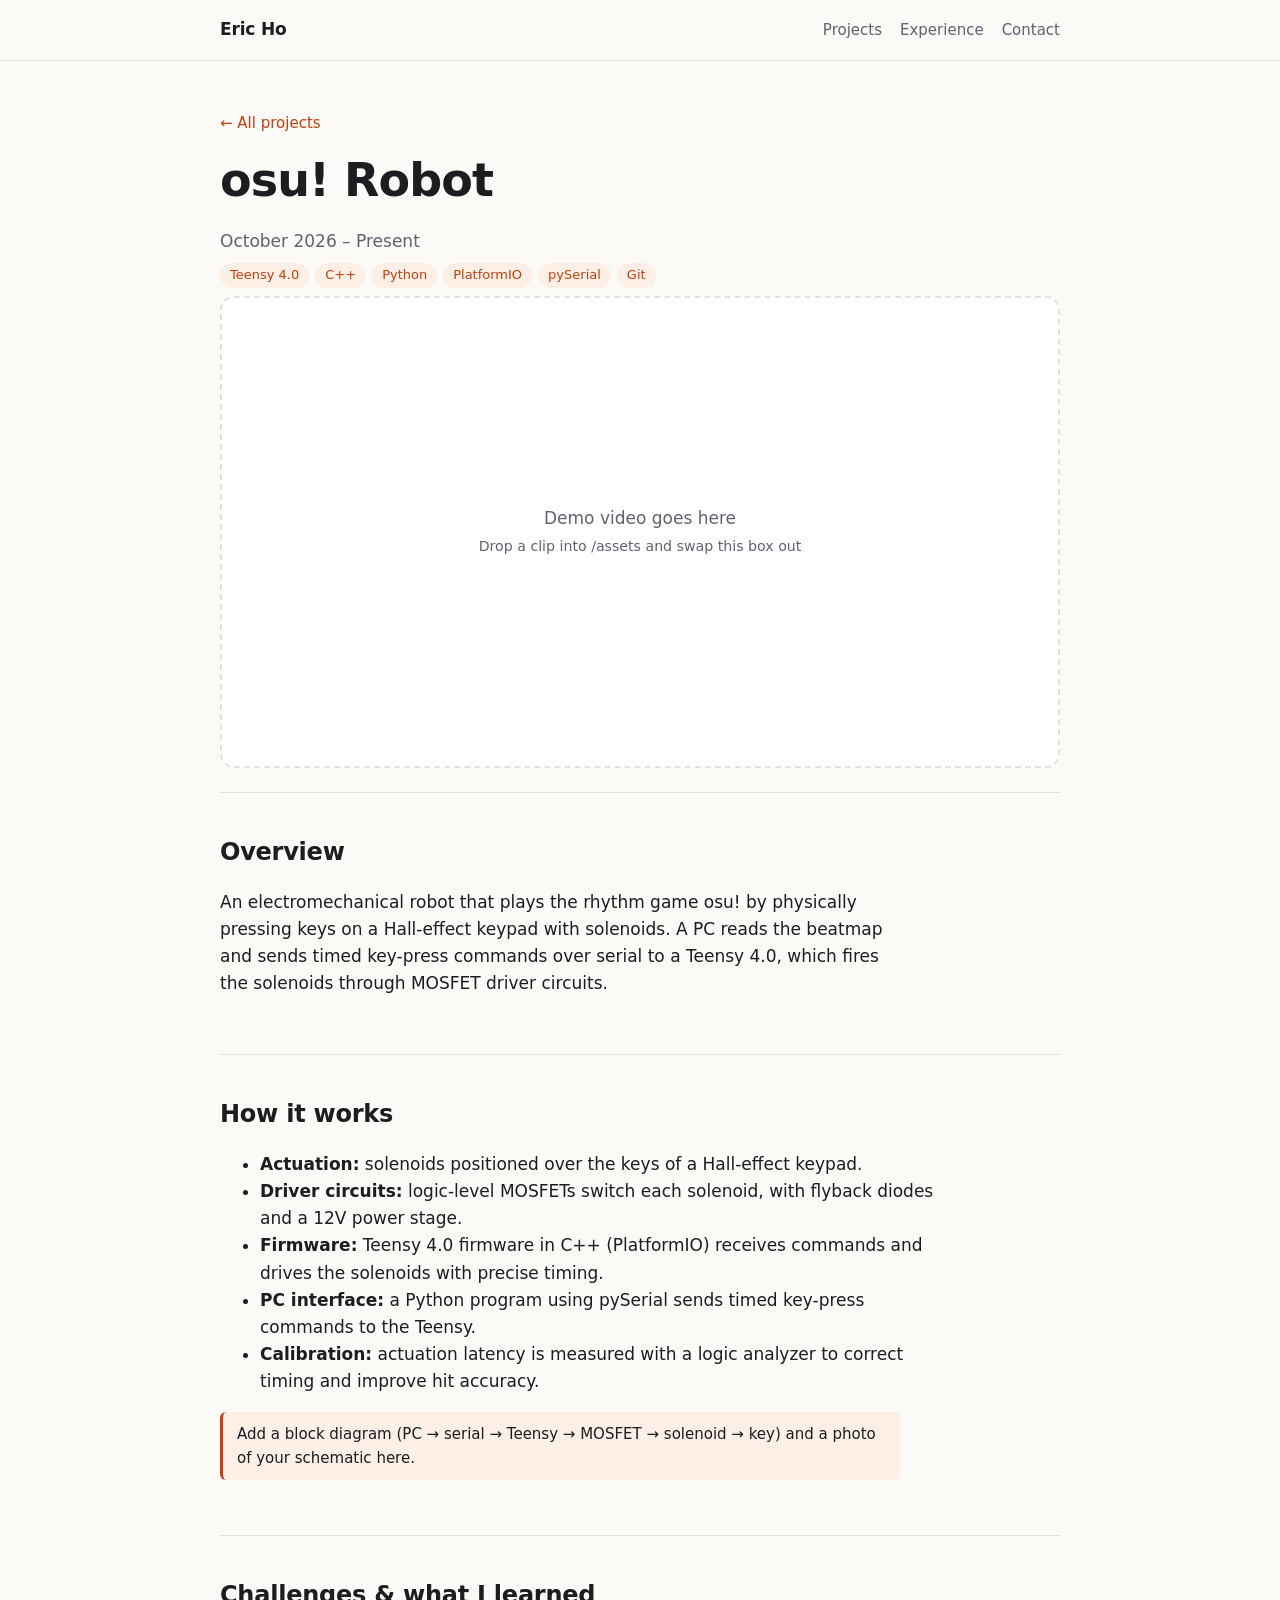
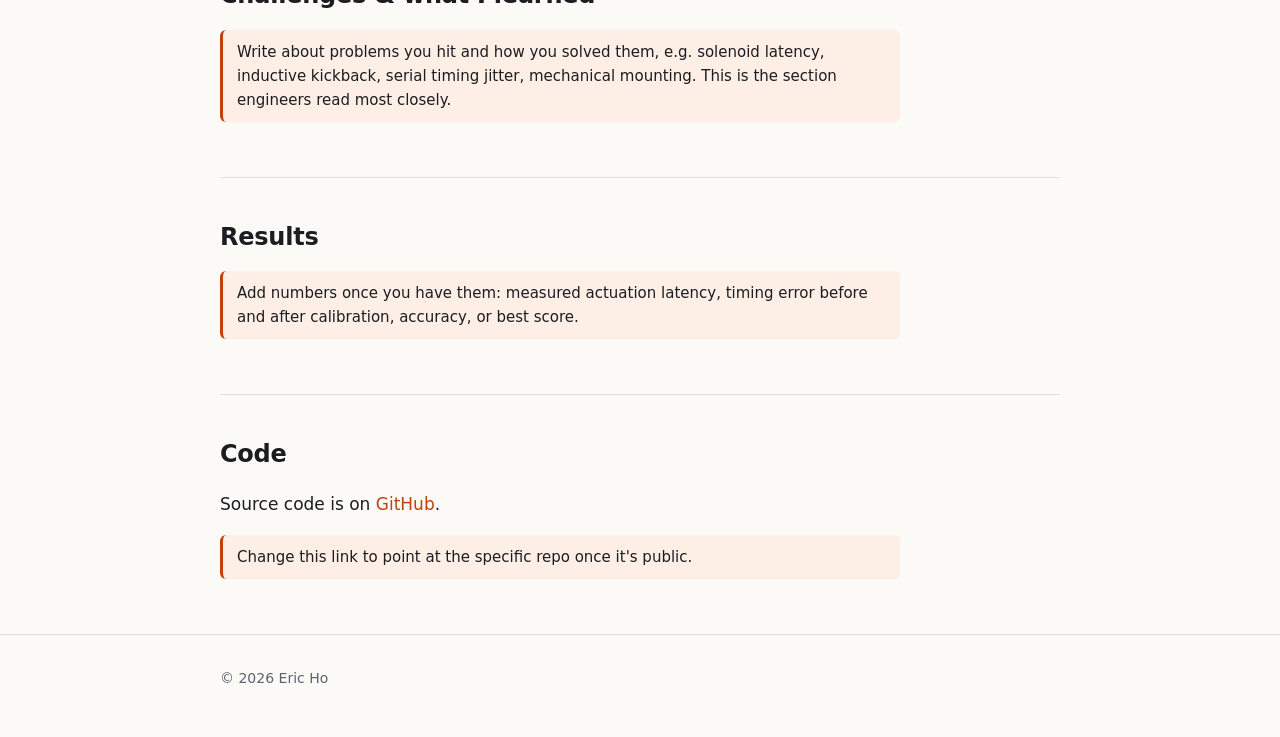
<file: osu-robot.html>
<!doctype html>
<html lang="en">
<head>
  <meta charset="utf-8">
  <meta name="viewport" content="width=device-width, initial-scale=1">
  <title>osu! Robot | Eric Ho</title>
  <meta name="description" content="An electromechanical robot that plays osu! using solenoids, a Teensy 4.0 and a Hall-effect keypad.">
  <link rel="icon" href="data:image/svg+xml,<svg xmlns='http://www.w3.org/2000/svg' viewBox='0 0 100 100'><text y='.9em' font-size='90'>⚡</text></svg>">
  <link rel="stylesheet" href="../style.css">
</head>
<body>

<header class="nav">
  <div class="wrap">
    <a class="brand" href="../index.html">Eric Ho</a>
    <nav>
      <a href="../index.html#projects">Projects</a>
      <a href="../index.html#experience">Experience</a>
      <a href="../index.html#contact">Contact</a>
    </nav>
  </div>
</header>

<main class="wrap">
  <div class="project-hero">
    <a class="back" href="../index.html#projects">← All projects</a>
    <h1>osu! Robot</h1>
    <div class="meta" style="color:var(--muted)">October 2026 – Present</div>
    <div class="tags"><span class="tag">Teensy 4.0</span><span class="tag">C++</span><span class="tag">Python</span><span class="tag">PlatformIO</span><span class="tag">pySerial</span><span class="tag">Git</span></div>

    <!-- Replace this placeholder with your demo video, e.g.:
         <video src="../assets/osu-demo.mp4" controls muted playsinline></video>
         or a YouTube embed. -->
    <div class="media-placeholder"><div>Demo video goes here<br><small>Drop a clip into /assets and swap this box out</small></div></div>
  </div>

  <section class="prose">
    <h2>Overview</h2>
    <p>An electromechanical robot that plays the rhythm game osu! by physically pressing keys on a Hall-effect keypad with solenoids. A PC reads the beatmap and sends timed key-press commands over serial to a Teensy 4.0, which fires the solenoids through MOSFET driver circuits.</p>
  </section>

  <section class="prose">
    <h2>How it works</h2>
    <ul>
      <li><strong>Actuation:</strong> solenoids positioned over the keys of a Hall-effect keypad.</li>
      <li><strong>Driver circuits:</strong> logic-level MOSFETs switch each solenoid, with flyback diodes and a 12V power stage.</li>
      <li><strong>Firmware:</strong> Teensy 4.0 firmware in C++ (PlatformIO) receives commands and drives the solenoids with precise timing.</li>
      <li><strong>PC interface:</strong> a Python program using pySerial sends timed key-press commands to the Teensy.</li>
      <li><strong>Calibration:</strong> actuation latency is measured with a logic analyzer to correct timing and improve hit accuracy.</li>
    </ul>
    <p class="todo">Add a block diagram (PC → serial → Teensy → MOSFET → solenoid → key) and a photo of your schematic here.</p>
  </section>

  <section class="prose">
    <h2>Challenges &amp; what I learned</h2>
    <p class="todo">Write about problems you hit and how you solved them, e.g. solenoid latency, inductive kickback, serial timing jitter, mechanical mounting. This is the section engineers read most closely.</p>
  </section>

  <section class="prose">
    <h2>Results</h2>
    <p class="todo">Add numbers once you have them: measured actuation latency, timing error before and after calibration, accuracy, or best score.</p>
  </section>

  <section class="prose">
    <h2>Code</h2>
    <p>Source code is on <a href="https://github.com/ericho235" target="_blank" rel="noopener">GitHub</a>.</p>
    <p class="todo">Change this link to point at the specific repo once it's public.</p>
  </section>
</main>

<footer><div class="wrap">© 2026 Eric Ho</div></footer>
</body>
</html>
</file>
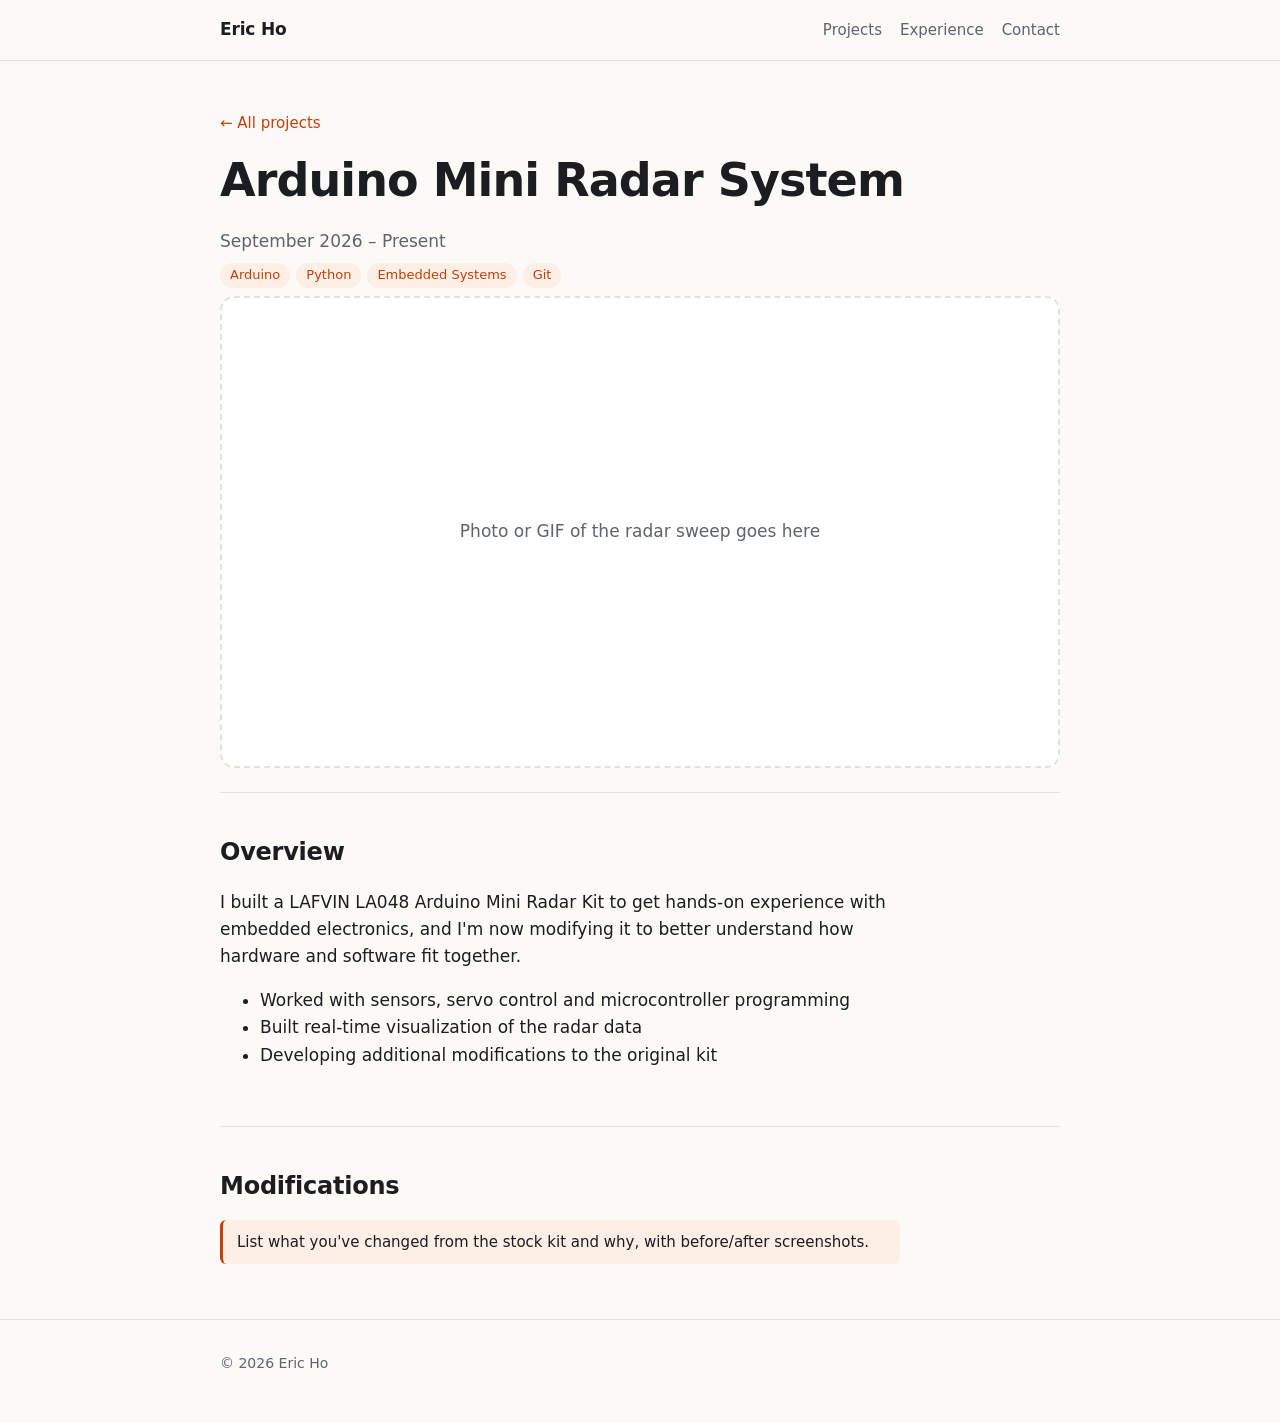
<file: radar.html>
<!doctype html>
<html lang="en">
<head>
  <meta charset="utf-8">
  <meta name="viewport" content="width=device-width, initial-scale=1">
  <title>Arduino Mini Radar | Eric Ho</title>
  <meta name="description" content="Building and modifying an Arduino mini radar system with servo control and real-time visualization.">
  <link rel="icon" href="data:image/svg+xml,<svg xmlns='http://www.w3.org/2000/svg' viewBox='0 0 100 100'><text y='.9em' font-size='90'>⚡</text></svg>">
  <link rel="stylesheet" href="../style.css">
</head>
<body>

<header class="nav">
  <div class="wrap">
    <a class="brand" href="../index.html">Eric Ho</a>
    <nav>
      <a href="../index.html#projects">Projects</a>
      <a href="../index.html#experience">Experience</a>
      <a href="../index.html#contact">Contact</a>
    </nav>
  </div>
</header>

<main class="wrap">
  <div class="project-hero">
    <a class="back" href="../index.html#projects">← All projects</a>
    <h1>Arduino Mini Radar System</h1>
    <div class="meta" style="color:var(--muted)">September 2026 – Present</div>
    <div class="tags"><span class="tag">Arduino</span><span class="tag">Python</span><span class="tag">Embedded Systems</span><span class="tag">Git</span></div>
    <div class="media-placeholder">Photo or GIF of the radar sweep goes here</div>
  </div>

  <section class="prose">
    <h2>Overview</h2>
    <p>I built a LAFVIN LA048 Arduino Mini Radar Kit to get hands-on experience with embedded electronics, and I'm now modifying it to better understand how hardware and software fit together.</p>
    <ul>
      <li>Worked with sensors, servo control and microcontroller programming</li>
      <li>Built real-time visualization of the radar data</li>
      <li>Developing additional modifications to the original kit</li>
    </ul>
  </section>

  <section class="prose">
    <h2>Modifications</h2>
    <p class="todo">List what you've changed from the stock kit and why, with before/after screenshots.</p>
  </section>
</main>

<footer><div class="wrap">© 2026 Eric Ho</div></footer>
</body>
</html>
</file>
<file: style.css>
:root {
  --bg: #fbfaf7;
  --surface: #ffffff;
  --text: #1c1d21;
  --muted: #5f6370;
  --line: #e4e2dc;
  --accent: #c2410c;
  --accent-soft: #fdeee6;
  --maxw: 880px;
}
@media (prefers-color-scheme: dark) {
  :root {
    --bg: #121316;
    --surface: #1a1c20;
    --text: #ecebe8;
    --muted: #a0a3ab;
    --line: #2b2e34;
    --accent: #fb8a4c;
    --accent-soft: #2a1d16;
  }
}

* { box-sizing: border-box; }
html { scroll-behavior: smooth; scroll-padding-top: 72px; }
body {
  margin: 0;
  background: var(--bg);
  color: var(--text);
  font: 17px/1.6 "Inter", system-ui, -apple-system, "Segoe UI", sans-serif;
}
a { color: var(--accent); text-decoration: none; }
a:hover { text-decoration: underline; }
img, video { max-width: 100%; display: block; border-radius: 10px; }

.wrap { max-width: var(--maxw); margin: 0 auto; padding: 0 20px; }

/* Nav */
header.nav {
  position: sticky; top: 0; z-index: 10;
  background: color-mix(in srgb, var(--bg) 88%, transparent);
  backdrop-filter: blur(8px);
  border-bottom: 1px solid var(--line);
}
header.nav .wrap { display: flex; align-items: center; justify-content: space-between; height: 60px; gap: 16px; }
header.nav .brand { font-weight: 700; color: var(--text); letter-spacing: -0.01em; }
header.nav nav { display: flex; gap: 18px; overflow-x: auto; scrollbar-width: none; }
header.nav nav a { color: var(--muted); font-size: 15px; white-space: nowrap; }
header.nav nav a:hover { color: var(--text); text-decoration: none; }

/* Hero */
.hero { padding: 72px 0 48px; }
.hero .eyebrow { color: var(--accent); font-weight: 600; font-size: 14px; letter-spacing: .08em; text-transform: uppercase; margin: 0 0 10px; }
.hero h1 { font-size: clamp(36px, 7vw, 56px); line-height: 1.05; margin: 0 0 16px; letter-spacing: -0.03em; }
.hero p.lead { font-size: 19px; color: var(--muted); max-width: 620px; margin: 0 0 24px; }
.links { display: flex; flex-wrap: wrap; gap: 10px; }
.btn {
  display: inline-block; padding: 9px 16px; border-radius: 999px;
  border: 1px solid var(--line); color: var(--text); font-size: 15px; background: var(--surface);
}
.btn:hover { border-color: var(--accent); text-decoration: none; }
.btn.primary { background: var(--accent); border-color: var(--accent); color: #fff; }

/* Sections */
section { padding: 40px 0; border-top: 1px solid var(--line); }
section h2 { font-size: 14px; letter-spacing: .1em; text-transform: uppercase; color: var(--muted); margin: 0 0 22px; }

.item { margin-bottom: 28px; }
.item:last-child { margin-bottom: 0; }
.item-head { display: flex; justify-content: space-between; flex-wrap: wrap; gap: 4px 16px; }
.item h3 { font-size: 19px; margin: 0; }
.item .meta { color: var(--muted); font-size: 15px; }
.item .sub { color: var(--muted); font-size: 15px; margin: 2px 0 8px; }
.item ul { margin: 8px 0 0; padding-left: 20px; }
.item li { margin-bottom: 4px; }

.tags { display: flex; flex-wrap: wrap; gap: 6px; margin: 8px 0; }
.tag { font-size: 13px; padding: 2px 10px; border-radius: 999px; background: var(--accent-soft); color: var(--accent); }

/* Project cards */
.cards { display: grid; grid-template-columns: repeat(auto-fit, minmax(260px, 1fr)); gap: 16px; }
.card {
  background: var(--surface); border: 1px solid var(--line); border-radius: 14px;
  padding: 20px; display: flex; flex-direction: column;
}
.card.featured { border-color: var(--accent); }
.card h3 { margin: 0 0 4px; font-size: 19px; }
.card .meta { color: var(--muted); font-size: 14px; }
.card p { margin: 10px 0; }
.card .more { margin-top: auto; font-weight: 600; }

.skills { display: grid; grid-template-columns: 140px 1fr; gap: 10px 20px; }
.skills dt { color: var(--muted); }
.skills dd { margin: 0; }
@media (max-width: 560px) { .skills { grid-template-columns: 1fr; gap: 2px; } .skills dd { margin-bottom: 10px; } }

footer { padding: 32px 0 48px; color: var(--muted); font-size: 14px; border-top: 1px solid var(--line); }

/* Project page */
.project-hero { padding: 48px 0 24px; }
.project-hero h1 { font-size: clamp(32px, 6vw, 46px); margin: 8px 0 10px; letter-spacing: -0.02em; }
.back { font-size: 15px; }
.media-placeholder {
  aspect-ratio: 16 / 9; border: 2px dashed var(--line); border-radius: 14px;
  display: grid; place-items: center; text-align: center; color: var(--muted); padding: 20px;
  background: var(--surface); margin: 8px 0 0;
}
.prose h2 { font-size: 24px; text-transform: none; letter-spacing: -0.01em; color: var(--text); margin: 0 0 12px; }
.prose p, .prose li { max-width: 680px; }
.todo { background: var(--accent-soft); border-left: 3px solid var(--accent); padding: 10px 14px; border-radius: 6px; font-size: 15px; }
</file>
